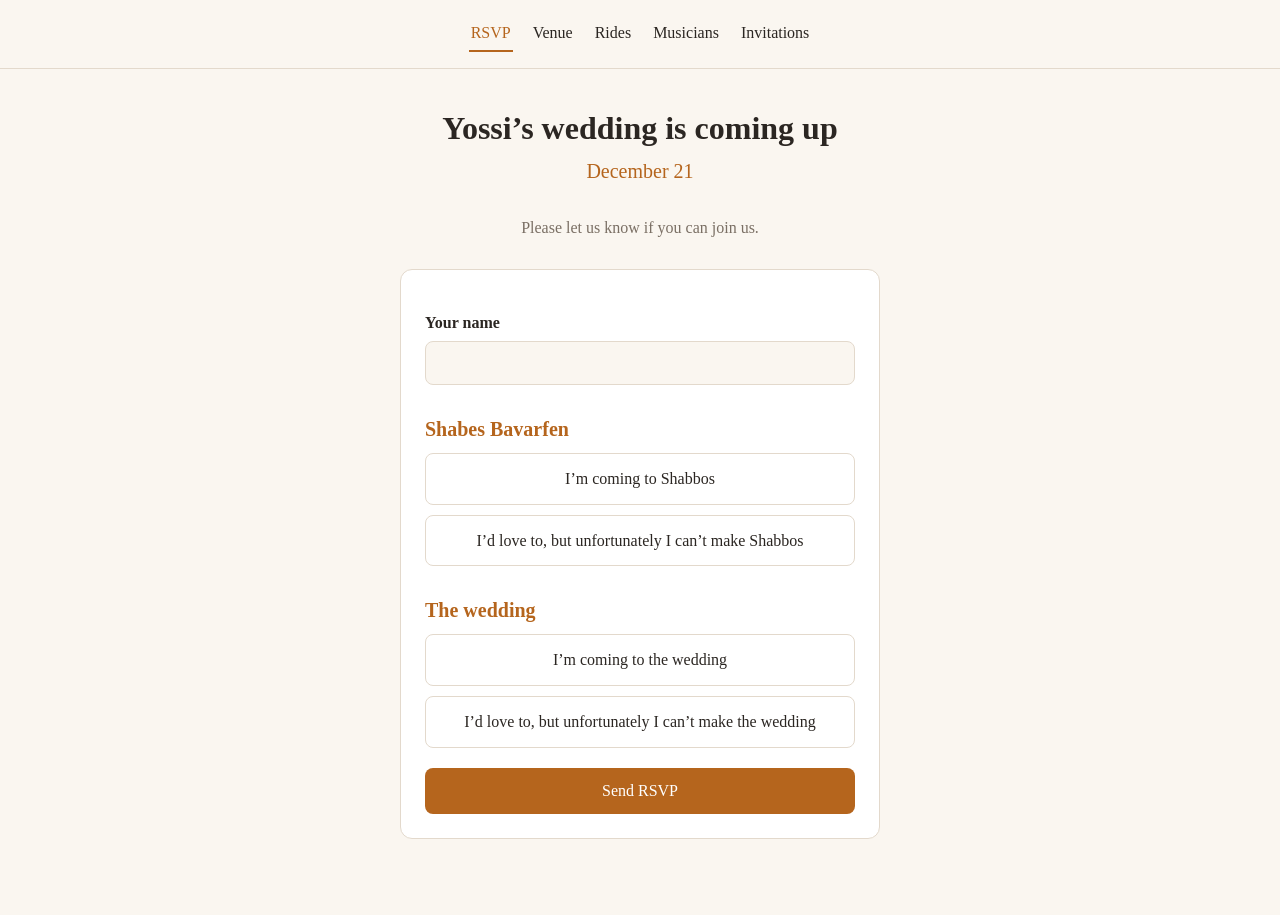
<file: index.html>
<!DOCTYPE html>
<html lang="en">
<head>
<meta charset="utf-8">
<meta name="viewport" content="width=device-width, initial-scale=1">
<title>Yossi’s wedding</title>
<link rel="stylesheet" href="style.css">
</head>
<body>
<nav><a href="index.html" class="on">RSVP</a><a href="venue.html" class="">Venue</a><a href="rides.html" class="">Rides</a><a href="musicians.html" class="">Musicians</a><a href="invitations.html" class="">Invitations</a></nav>
<main>
  <h1>Yossi’s wedding is coming up</h1>
  <p class="date">December 21</p>
  <p class="lead">Please let us know if you can join us.</p>

  <form class="card" action="https://formsubmit.co/yosef5731849@gmail.com" method="POST">
    <input type="hidden" name="_subject" value="New wedding RSVP">
    <input type="hidden" name="_captcha" value="false">
    <input type="hidden" name="_next" value="https://yossiwedding.github.io/Yossiwedding/thanks.html">

    <label class="f" for="name">Your name</label>
    <input type="text" id="name" name="name" required autocomplete="name">

    <h2>Shabes Bavarfen</h2>
    <div class="choices" style="margin-top:8px">
      <label><input type="radio" name="shabbos" value="Coming to Shabbos" required><span>I’m coming to Shabbos</span></label>
      <label><input type="radio" name="shabbos" value="Can't make Shabbos"><span>I’d love to, but unfortunately I can’t make Shabbos</span></label>
    </div>

    <h2>The wedding</h2>
    <div class="choices" style="margin-top:8px">
      <label><input type="radio" name="wedding" value="Coming to the wedding" required><span>I’m coming to the wedding</span></label>
      <label><input type="radio" name="wedding" value="Can't make the wedding"><span>I’d love to, but unfortunately I can’t make the wedding</span></label>
    </div>

    <button type="submit">Send RSVP</button>
  </form>
</main>
</body>
</html>
</file>
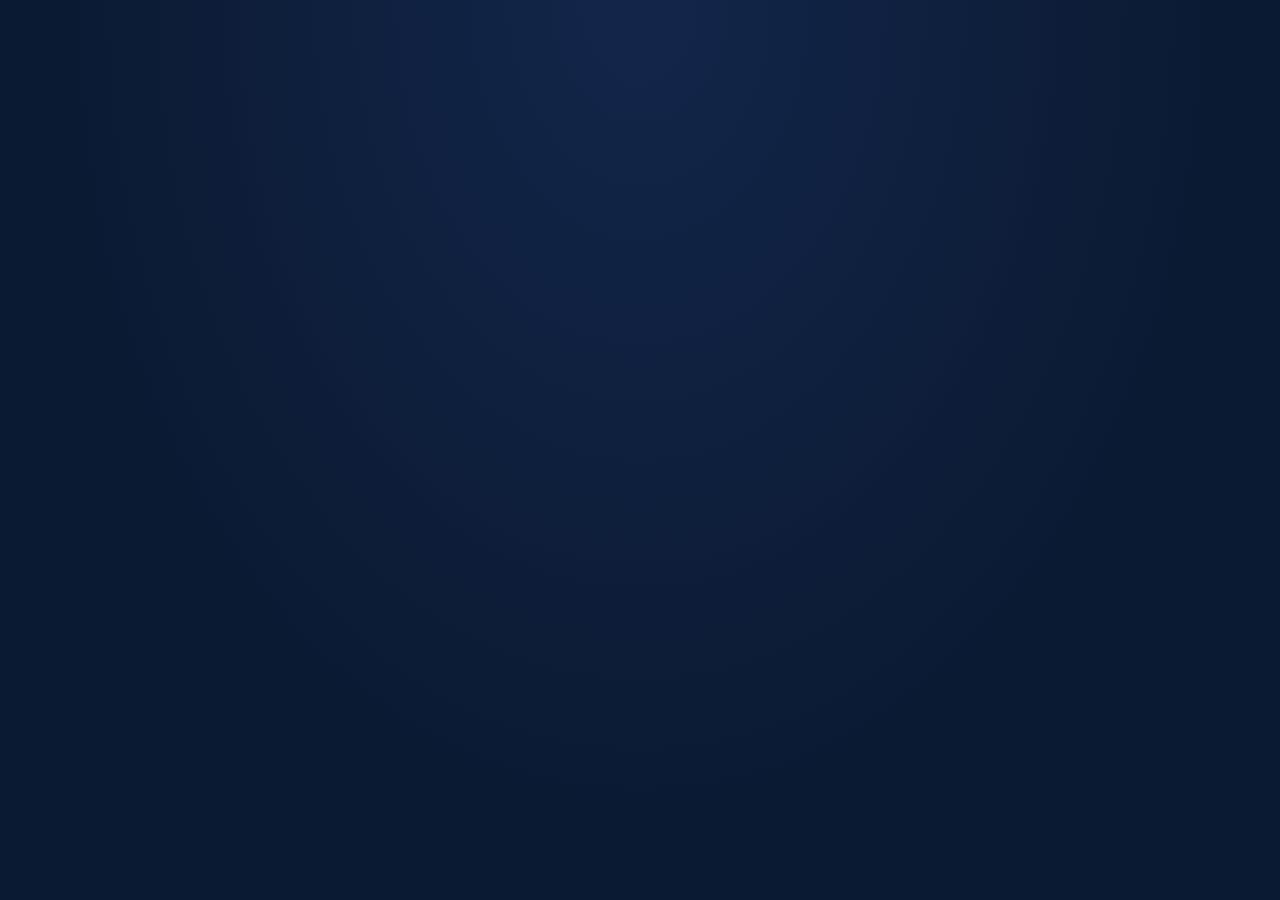
<file: Index.html>
<!DOCTYPE html>
<html lang="en">
<head>
  <meta charset="UTF-8">
  <meta name="viewport" content="width=device-width, initial-scale=1">
  <title>Yossi and Simi's Wedding</title>
  <link rel="preconnect" href="https://fonts.googleapis.com">
  <link rel="preconnect" href="https://fonts.gstatic.com" crossorigin>
  <link href="https://fonts.googleapis.com/css2?family=Cormorant+Garamond:ital,wght@0,400;0,500;1,400&family=Jost:wght@300;400;500&display=swap" rel="stylesheet">
  <style>
    :root {
      --navy: #0b1a33;
      --navy-light: #13264a;
      --gold: #c9a45c;
      --gold-light: #e3c88f;
      --cream: #f4ecd8;
    }
    * { box-sizing: border-box; }
    html, body { margin: 0; min-height: 100%; }
    body {
      font-family: 'Jost', sans-serif;
      font-weight: 300;
      color: var(--cream);
      background: radial-gradient(ellipse at top, var(--navy-light) 0%, var(--navy) 65%);
      background-attachment: fixed;
      text-align: center;
      overflow-x: hidden;
    }
    main { max-width: 480px; margin: 0 auto; padding: 48px 22px 70px; }

    /* ---------- Monogram ---------- */
    .logo { width: 210px; height: 210px; margin: 0 auto 10px; display: block; }
    .ring {
      fill: none; stroke: var(--gold); stroke-width: 1.5;
      stroke-dasharray: 590; stroke-dashoffset: 590;
      transform: rotate(-90deg); transform-origin: 100px 100px;
      animation: draw 1.6s ease-in-out 2.1s forwards;
    }
    .piece {
      fill: var(--gold);
      opacity: 0;
      animation: assemble 1.3s cubic-bezier(.2,.8,.2,1) forwards;
    }
    .p1 { --x: -90px; --y: -70px; --r: -40deg; animation-delay: .2s; }
    .p2 { --x: 90px;  --y: -80px; --r: 50deg;  animation-delay: .4s; }
    .p3 { --x: 0px;   --y: 110px; --r: 25deg;  animation-delay: .6s; }
    .p4 { --x: -100px; --y: 60px; --r: -55deg; animation-delay: .8s; }
    .p5 { --x: 100px; --y: 70px;  --r: 40deg;  animation-delay: 1.0s; }
    .p6 { --x: 20px;  --y: -110px; --r: -30deg; animation-delay: 1.2s; }
    @keyframes assemble {
      0%   { opacity: 0; transform: translate(var(--x), var(--y)) rotate(var(--r)) scale(.4); }
      60%  { opacity: 1; }
      100% { opacity: 1; transform: translate(0,0) rotate(0) scale(1); }
    }
    @keyframes draw { to { stroke-dashoffset: 0; } }

    /* ---------- Text reveals ---------- */
    .reveal { opacity: 0; transform: translateY(14px); animation: rise 1s ease forwards; }
    @keyframes rise { to { opacity: 1; transform: translateY(0); } }
    .d1 { animation-delay: 3.0s; }
    .d2 { animation-delay: 3.4s; }
    .d3 { animation-delay: 3.8s; }
    .d4 { animation-delay: 4.2s; }

    h1 {
      font-family: 'Cormorant Garamond', serif;
      font-weight: 500;
      font-size: 2.5rem;
      line-height: 1.1;
      margin: 8px 0 6px;
      color: var(--gold-light);
    }
    .sub { font-family: 'Cormorant Garamond', serif; font-style: italic; font-size: 1.3rem; color: var(--cream); margin: 0; }
    .date { margin-top: 18px; font-size: 1.05rem; letter-spacing: .18em; color: var(--gold); }
    #countdown { margin-top: 10px; font-size: .95rem; color: var(--cream); opacity: .85; }

    .divider { width: 70px; height: 1px; background: var(--gold); margin: 34px auto; border: 0; }

    /* ---------- RSVP ---------- */
    .rsvp {
      border: 1px solid rgba(201,164,92,.55);
      border-radius: 4px;
      padding: 30px 22px;
      background: rgba(255,255,255,.03);
    }
    .rsvp h2 { font-family: 'Cormorant Garamond', serif; font-weight: 400; font-size: 1.8rem; margin: 0 0 18px; color: var(--gold-light); }
    input {
      width: 100%; padding: 14px; font-family: inherit; font-size: 1rem; font-weight: 300;
      color: var(--cream); background: transparent;
      border: 0; border-bottom: 1px solid var(--gold); border-radius: 0;
      margin-bottom: 24px; text-align: center; outline: none;
    }
    input::placeholder { color: rgba(244,236,216,.55); }
    input:focus { border-bottom-color: var(--gold-light); box-shadow: 0 1px 0 var(--gold-light); }
    button {
      display: block; width: 100%; padding: 14px 16px; margin: 10px 0 0;
      font-family: inherit; font-size: 1rem; font-weight: 400; cursor: pointer;
      border-radius: 2px; transition: background .25s, color .25s;
    }
    button:focus-visible { outline: 2px solid var(--gold-light); outline-offset: 3px; }
    .yes { background: var(--gold); color: var(--navy); border: 1px solid var(--gold); }
    .yes:hover { background: var(--gold-light); }
    .no { background: transparent; color: var(--cream); border: 1px solid rgba(201,164,92,.6); }
    .no:hover { background: rgba(201,164,92,.12); }
    #thanks { display: none; margin-top: 22px; font-family: 'Cormorant Garamond', ser
</file>
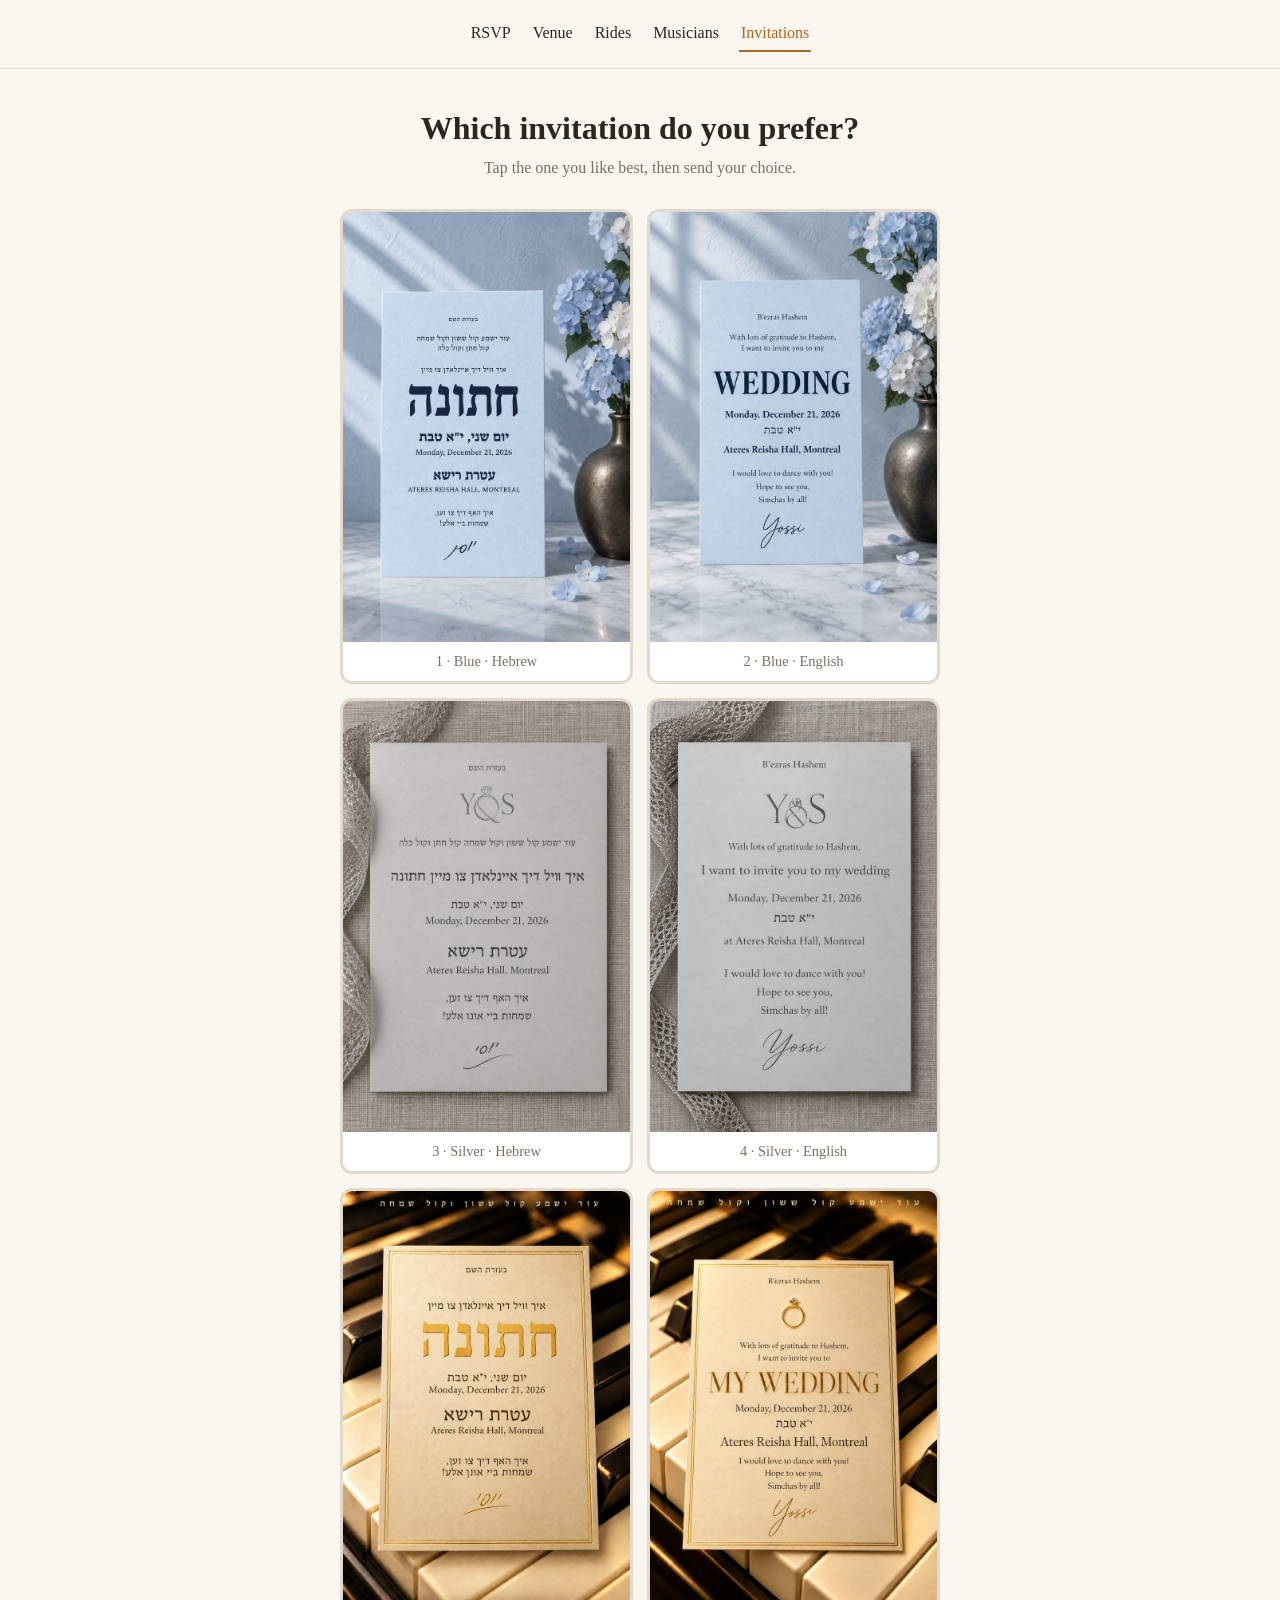
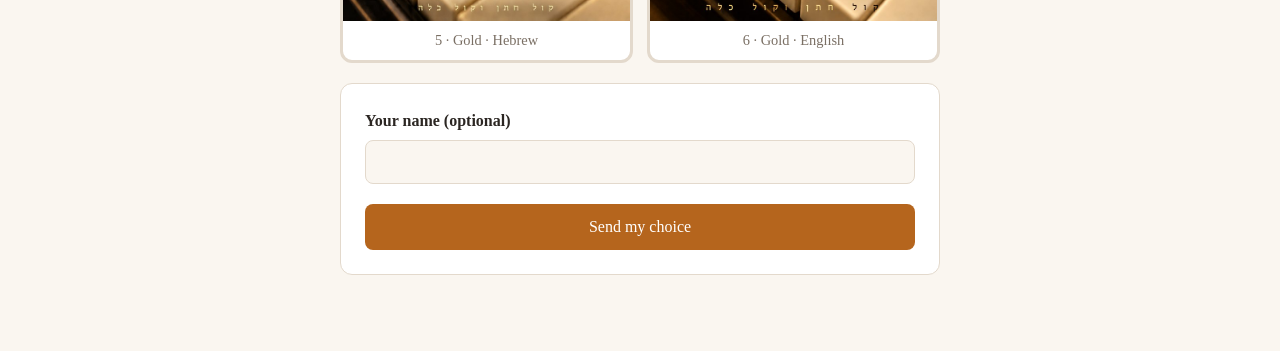
<file: invitations.html>
<!DOCTYPE html>
<html lang="en">
<head>
<meta charset="utf-8">
<meta name="viewport" content="width=device-width, initial-scale=1">
<title>Invitations – Yossi’s wedding</title>
<link rel="stylesheet" href="style.css">
<style>
  main { max-width:640px; }
  .pick { display:grid; grid-template-columns:1fr 1fr; gap:14px; margin:0 0 20px; }
  .pick label { display:block; cursor:pointer; }
  .pick input { position:absolute; opacity:0; }
  .pick .opt { display:block; border:3px solid var(--line); border-radius:12px; overflow:hidden; background:var(--card); }
  .pick img { display:block; width:100%; height:auto; }
  .pick .cap { display:block; padding:8px 6px; font-size:.9rem; color:var(--muted); text-align:center; }
  .pick input:checked + .opt { border-color:var(--accent); }
  .pick input:checked + .opt .cap { color:var(--accent); font-weight:bold; }
  .pick input:focus-visible + .opt { outline:2px solid var(--accent); outline-offset:2px; }
</style>
</head>
<body>
<nav><a href="index.html" class="">RSVP</a><a href="venue.html" class="">Venue</a><a href="rides.html" class="">Rides</a><a href="musicians.html" class="">Musicians</a><a href="invitations.html" class="on">Invitations</a></nav>
<main>
  <h1>Which invitation do you prefer?</h1>
  <p class="lead">Tap the one you like best, then send your choice.</p>

  <form action="https://formsubmit.co/yosef5731849@gmail.com" method="POST">
    <input type="hidden" name="_subject" value="Invitation choice">
    <input type="hidden" name="_captcha" value="false">
    <input type="hidden" name="_next" value="https://yossiwedding.github.io/Yossiwedding/thanks.html">

    <div class="pick">
      <label><input type="radio" name="choice" value="1 - Blue, Hebrew" required><span class="opt"><img src="inv1.jpg" alt="Blue invitation, Hebrew"><span class="cap">1 · Blue · Hebrew</span></span></label>
      <label><input type="radio" name="choice" value="2 - Blue, English"><span class="opt"><img src="inv2.jpg" alt="Blue invitation, English"><span class="cap">2 · Blue · English</span></span></label>
      <label><input type="radio" name="choice" value="3 - Silver, Hebrew"><span class="opt"><img src="inv3.jpg" alt="Silver invitation, Hebrew"><span class="cap">3 · Silver · Hebrew</span></span></label>
      <label><input type="radio" name="choice" value="4 - Silver, English"><span class="opt"><img src="inv4.jpg" alt="Silver invitation, English"><span class="cap">4 · Silver · English</span></span></label>
      <label><input type="radio" name="choice" value="5 - Gold, Hebrew"><span class="opt"><img src="inv5.jpg" alt="Gold piano invitation, Hebrew"><span class="cap">5 · Gold · Hebrew</span></span></label>
      <label><input type="radio" name="choice" value="6 - Gold, English"><span class="opt"><img src="inv6.jpg" alt="Gold piano invitation, English"><span class="cap">6 · Gold · English</span></span></label>
    </div>

    <div class="card">
      <label class="f" for="name">Your name (optional)</label>
      <input type="text" id="name" name="name" autocomplete="name">
      <button type="submit" style="margin-top:20px">Send my choice</button>
    </div>
  </form>
</main>
</body>
</html>
</file>
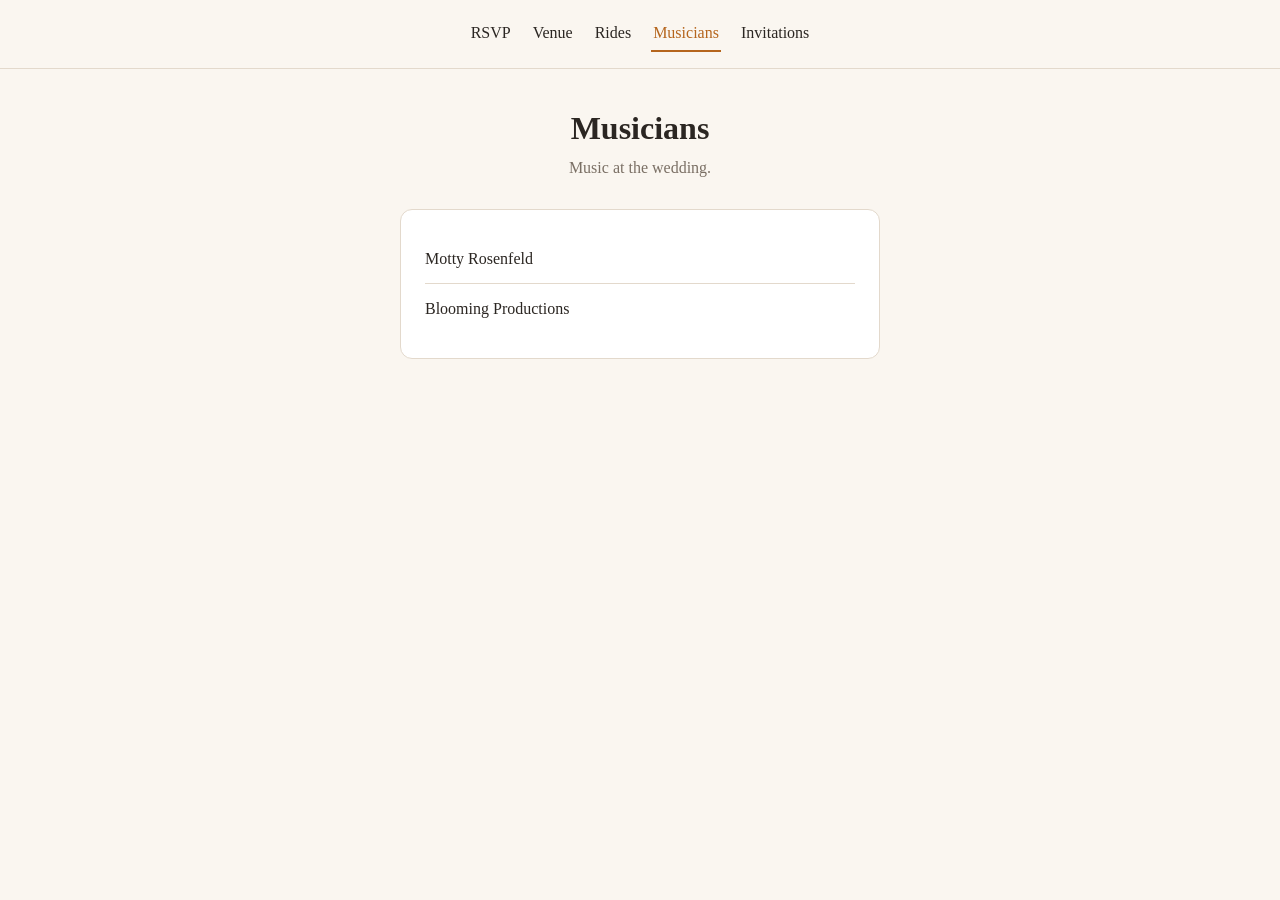
<file: musicians.html>
<!DOCTYPE html>
<html lang="en">
<head>
<meta charset="utf-8">
<meta name="viewport" content="width=device-width, initial-scale=1">
<title>Musicians – Yossi’s wedding</title>
<link rel="stylesheet" href="style.css">
</head>
<body>
<nav><a href="index.html" class="">RSVP</a><a href="venue.html" class="">Venue</a><a href="rides.html" class="">Rides</a><a href="musicians.html" class="on">Musicians</a><a href="invitations.html" class="">Invitations</a></nav>
<main>
  <h1>Musicians</h1>
  <p class="lead">Music at the wedding.</p>

  <div class="card">
    <ul class="facts">
      <li>Motty Rosenfeld</li>
      <li>Blooming Productions</li>
    </ul>
  </div>
</main>
</body>
</html>
</file>
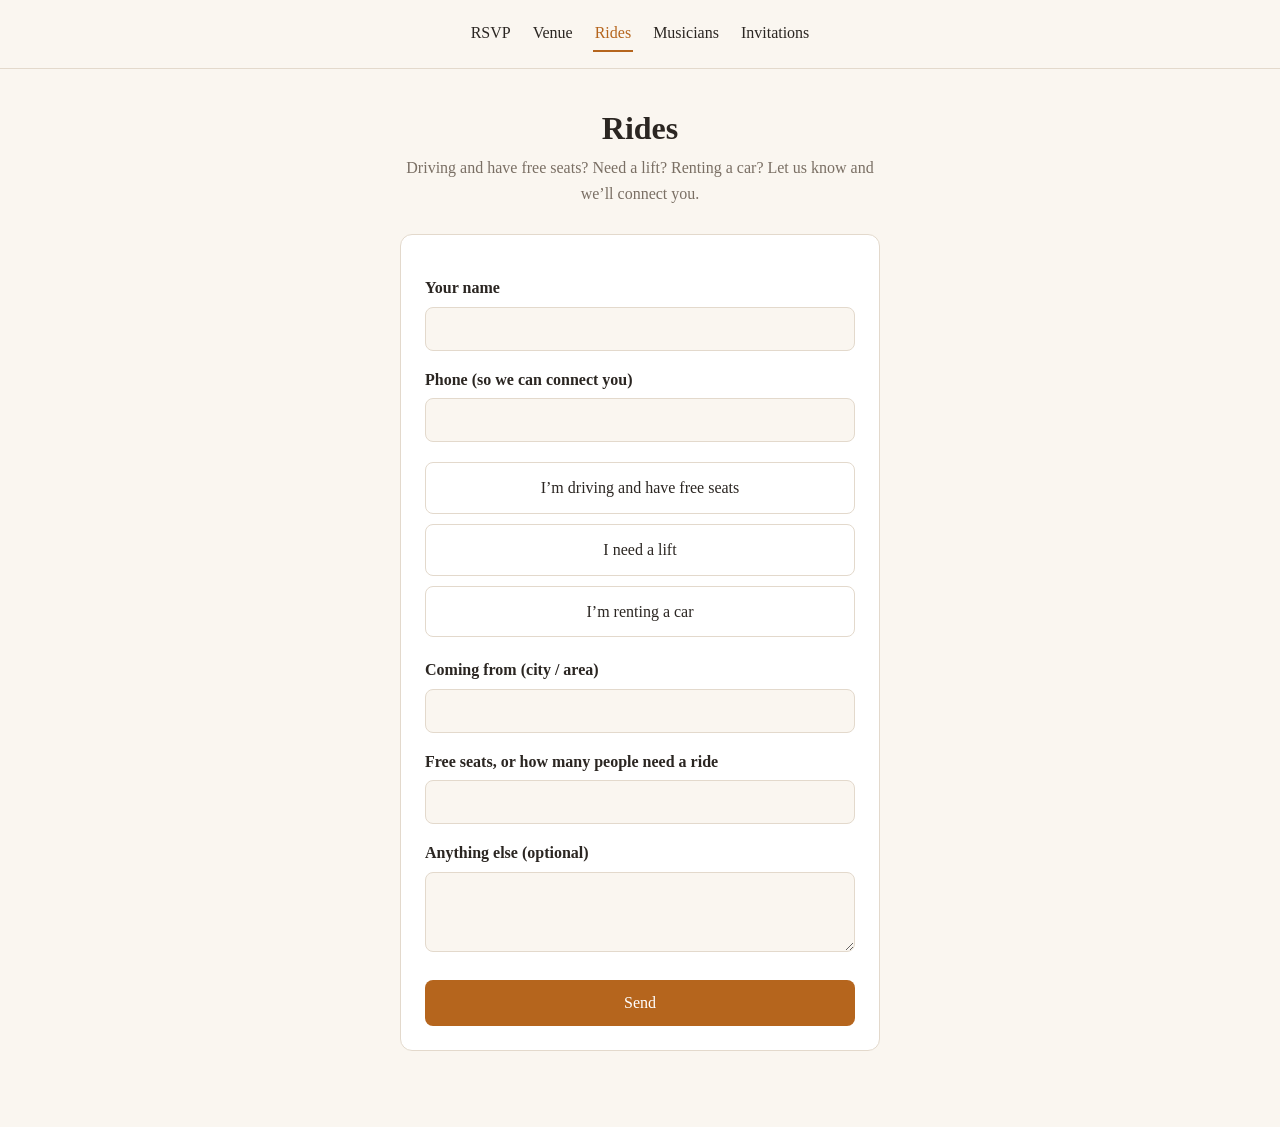
<file: rides.html>
<!DOCTYPE html>
<html lang="en">
<head>
<meta charset="utf-8">
<meta name="viewport" content="width=device-width, initial-scale=1">
<title>Rides – Yossi’s wedding</title>
<link rel="stylesheet" href="style.css">
</head>
<body>
<nav><a href="index.html" class="">RSVP</a><a href="venue.html" class="">Venue</a><a href="rides.html" class="on">Rides</a><a href="musicians.html" class="">Musicians</a><a href="invitations.html" class="">Invitations</a></nav>
<main>
  <h1>Rides</h1>
  <p class="lead">Driving and have free seats? Need a lift? Renting a car? Let us know and we’ll connect you.</p>

  <form class="card" action="https://formsubmit.co/yosef5731849@gmail.com" method="POST">
    <input type="hidden" name="_subject" value="Wedding rides">
    <input type="hidden" name="_captcha" value="false">
    <input type="hidden" name="_next" value="https://yossiwedding.github.io/Yossiwedding/thanks.html">

    <label class="f" for="name">Your name</label>
    <input type="text" id="name" name="name" required autocomplete="name">

    <label class="f" for="phone">Phone (so we can connect you)</label>
    <input type="tel" id="phone" name="phone" required autocomplete="tel">

    <div class="choices">
      <label><input type="radio" name="ride" value="Driver with free seats" required><span>I’m driving and have free seats</span></label>
      <label><input type="radio" name="ride" value="Needs a lift"><span>I need a lift</span></label>
      <label><input type="radio" name="ride" value="Rental car"><span>I’m renting a car</span></label>
    </div>

    <label class="f" for="from">Coming from (city / area)</label>
    <input type="text" id="from" name="from" required>

    <label class="f" for="count">Free seats, or how many people need a ride</label>
    <input type="number" id="count" name="count" min="1" max="10" inputmode="numeric">

    <label class="f" for="notes">Anything else (optional)</label>
    <textarea id="notes" name="notes" rows="3"></textarea>

    <button type="submit" style="margin-top:20px">Send</button>
  </form>
</main>
</body>
</html>
</file>
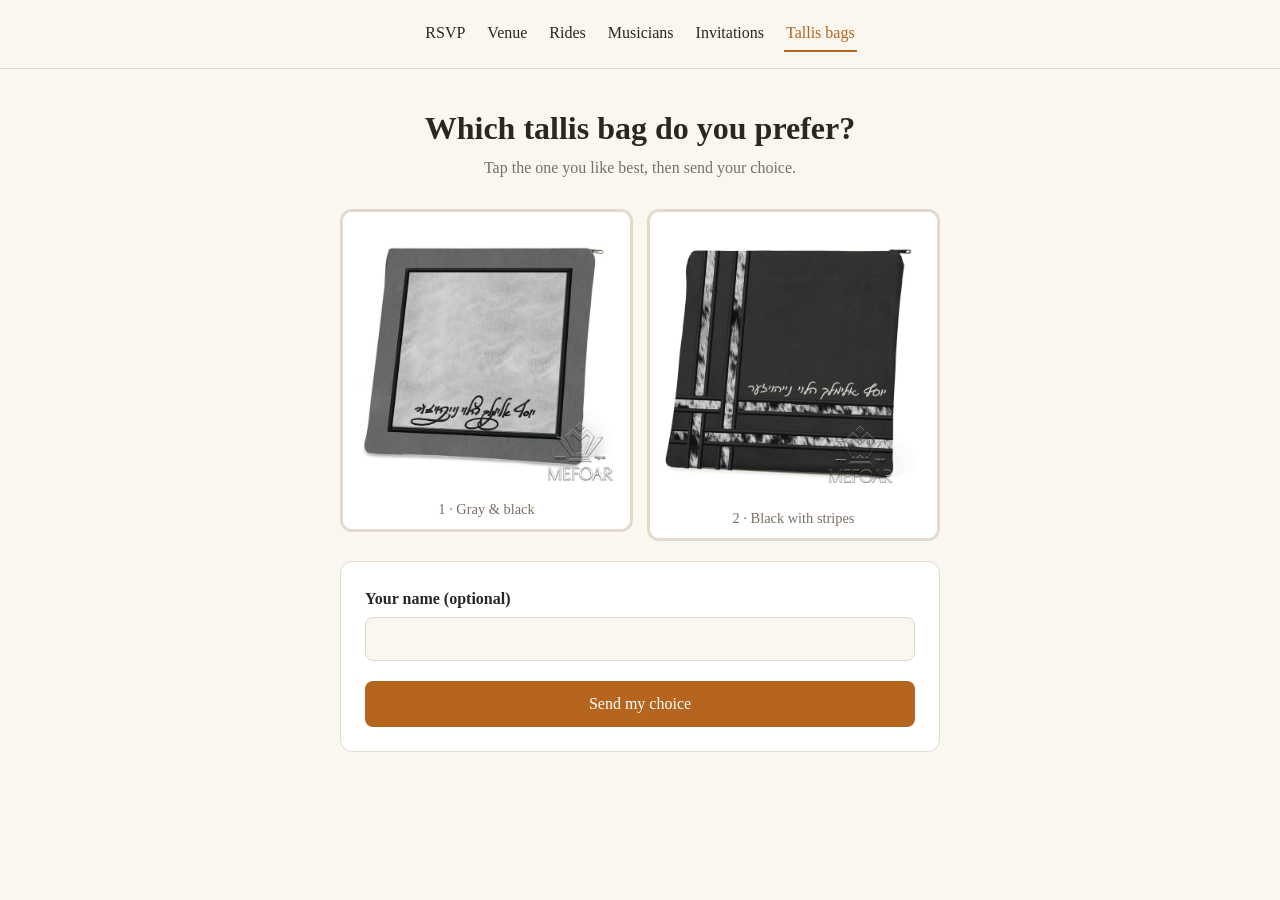
<file: tallis.html>
<!DOCTYPE html>
<html lang="en">
<head>
<meta charset="utf-8">
<meta name="viewport" content="width=device-width, initial-scale=1">
<title>Tallis bags – Yossi’s wedding</title>
<link rel="stylesheet" href="style.css">
<style>
  main { max-width:640px; }
  .pick { display:grid; grid-template-columns:1fr 1fr; gap:14px; margin:0 0 20px; }
  .pick label { display:block; cursor:pointer; }
  .pick input { position:absolute; opacity:0; }
  .pick .opt { display:block; border:3px solid var(--line); border-radius:12px; overflow:hidden; background:#fff; }
  .pick img { display:block; width:100%; height:auto; }
  .pick .cap { display:block; padding:8px 6px; font-size:.9rem; color:var(--muted); text-align:center; background:var(--card); }
  .pick input:checked + .opt { border-color:var(--accent); }
  .pick input:checked + .opt .cap { color:var(--accent); font-weight:bold; }
  .pick input:focus-visible + .opt { outline:2px solid var(--accent); outline-offset:2px; }
</style>
</head>
<body>
<nav><a href="index.html" class="">RSVP</a><a href="venue.html" class="">Venue</a><a href="rides.html" class="">Rides</a><a href="musicians.html" class="">Musicians</a><a href="invitations.html" class="">Invitations</a><a href="tallis.html" class="on">Tallis bags</a></nav>
<main>
  <h1>Which tallis bag do you prefer?</h1>
  <p class="lead">Tap the one you like best, then send your choice.</p>

  <form action="https://formsubmit.co/yosef5731849@gmail.com" method="POST">
    <input type="hidden" name="_subject" value="Tallis bag choice">
    <input type="hidden" name="_captcha" value="false">
    <input type="hidden" name="_next" value="https://yossiwedding.github.io/Yossiwedding/thanks.html">

    <div class="pick">
      <label><input type="radio" name="choice" value="1 - Gray and black" required><span class="opt"><img src="tallis1.jpg" alt="Gray tallis bag with black border"><span class="cap">1 · Gray &amp; black</span></span></label>
      <label><input type="radio" name="choice" value="2 - Black with stripes"><span class="opt"><img src="tallis2.jpg" alt="Black tallis bag with striped pattern"><span class="cap">2 · Black with stripes</span></span></label>
    </div>

    <div class="card">
      <label class="f" for="name">Your name (optional)</label>
      <input type="text" id="name" name="name" autocomplete="name">
      <button type="submit" style="margin-top:20px">Send my choice</button>
    </div>
  </form>
</main>
</body>
</html>
</file>
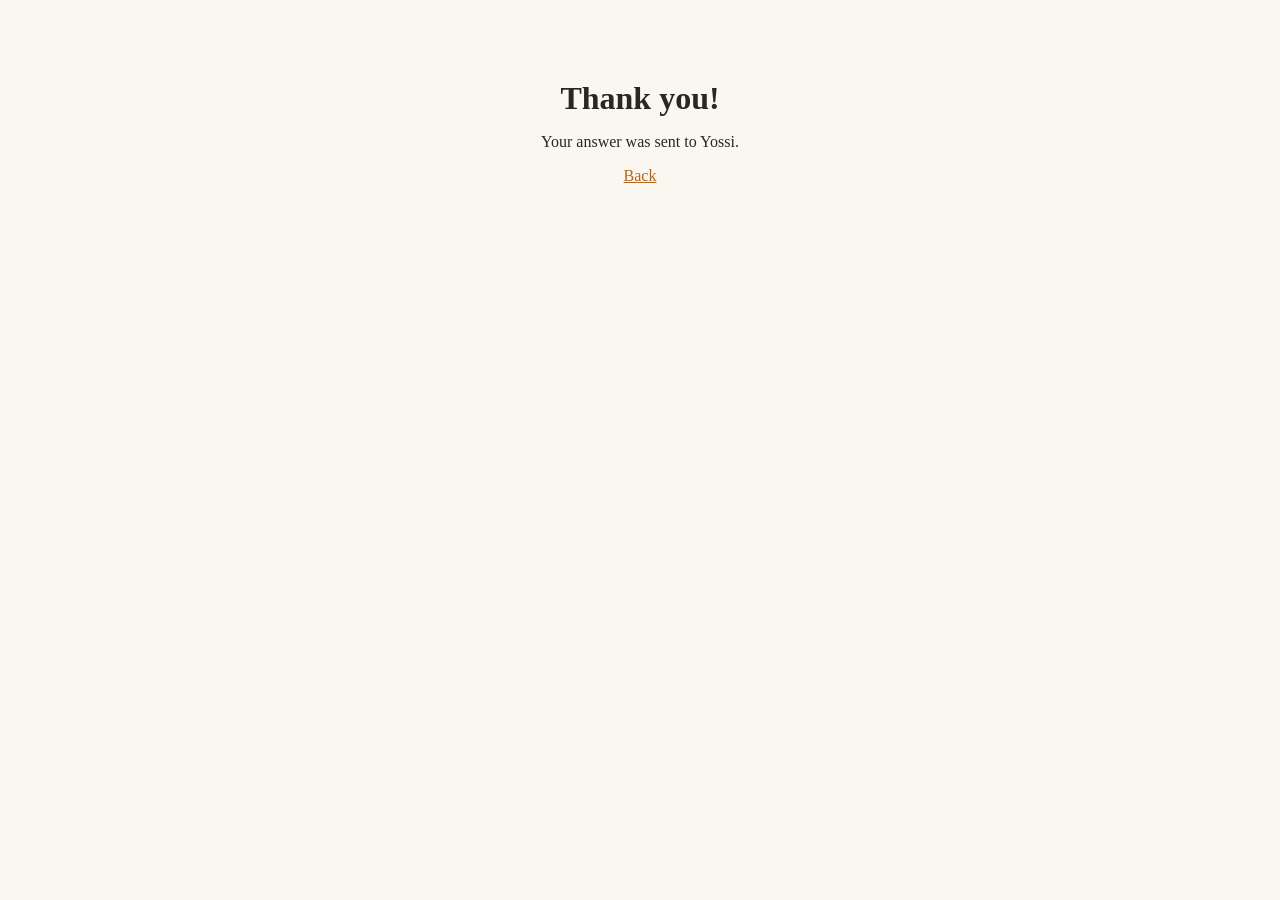
<file: thanks.html>
<!DOCTYPE html>
<html lang="en">
<head>
<meta charset="utf-8">
<meta name="viewport" content="width=device-width, initial-scale=1">
<title>Thank you</title>
<style>
  :root { --bg:#faf6f0; --fg:#2b2622; --accent:#b5651d; color-scheme: light dark; }
  @media (prefers-color-scheme: dark) { :root { --bg:#1d1a17; --fg:#f2ece4; --accent:#e0a064; } }
  body { margin:0; background:var(--bg); color:var(--fg); font-family: Georgia, serif; text-align:center; padding:80px 20px; }
  h1 { margin:0 0 12px; }
  a { color:var(--accent); }
</style>
</head>
<body>
  <h1>Thank you!</h1>
  <p>Your answer was sent to Yossi.</p>
  <p><a href="index.html">Back</a></p>
</body>
</html>
</file>
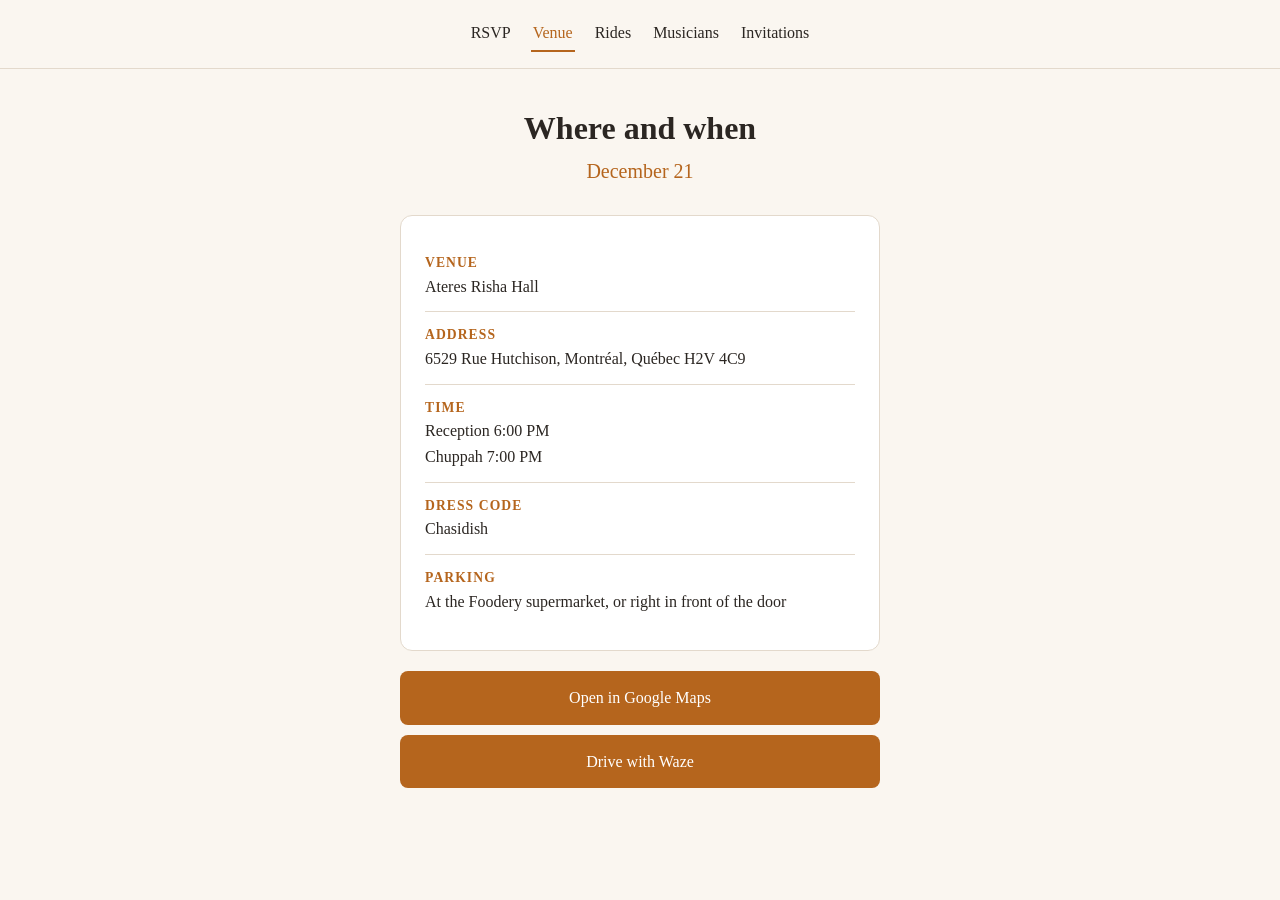
<file: venue.html>
<!DOCTYPE html>
<html lang="en">
<head>
<meta charset="utf-8">
<meta name="viewport" content="width=device-width, initial-scale=1">
<title>Venue – Yossi’s wedding</title>
<link rel="stylesheet" href="style.css">
</head>
<body>
<nav><a href="index.html" class="">RSVP</a><a href="venue.html" class="on">Venue</a><a href="rides.html" class="">Rides</a><a href="musicians.html" class="">Musicians</a><a href="invitations.html" class="">Invitations</a></nav>
<main>
  <h1>Where and when</h1>
  <p class="date">December 21</p>

  <div class="card">
    <ul class="facts">
      <li><b>Venue</b>Ateres Risha Hall</li>
      <li><b>Address</b>6529 Rue Hutchison, Montréal, Québec H2V 4C9</li>
      <li><b>Time</b>Reception 6:00 PM<br>Chuppah 7:00 PM</li>
      <li><b>Dress code</b>Chasidish</li>
      <li><b>Parking</b>At the Foodery supermarket, or right in front of the door</li>
    </ul>
  </div>

  <a class="btn" id="map" href="https://maps.app.goo.gl/uh1M2jbKXsmtPnmz5?g_st=aw">Open in Google Maps</a>
  <a class="btn" style="margin-top:10px" href="https://waze.com/ul/hf25duzgeq">Drive with Waze</a>
</main>
</body>
</html>
</file>
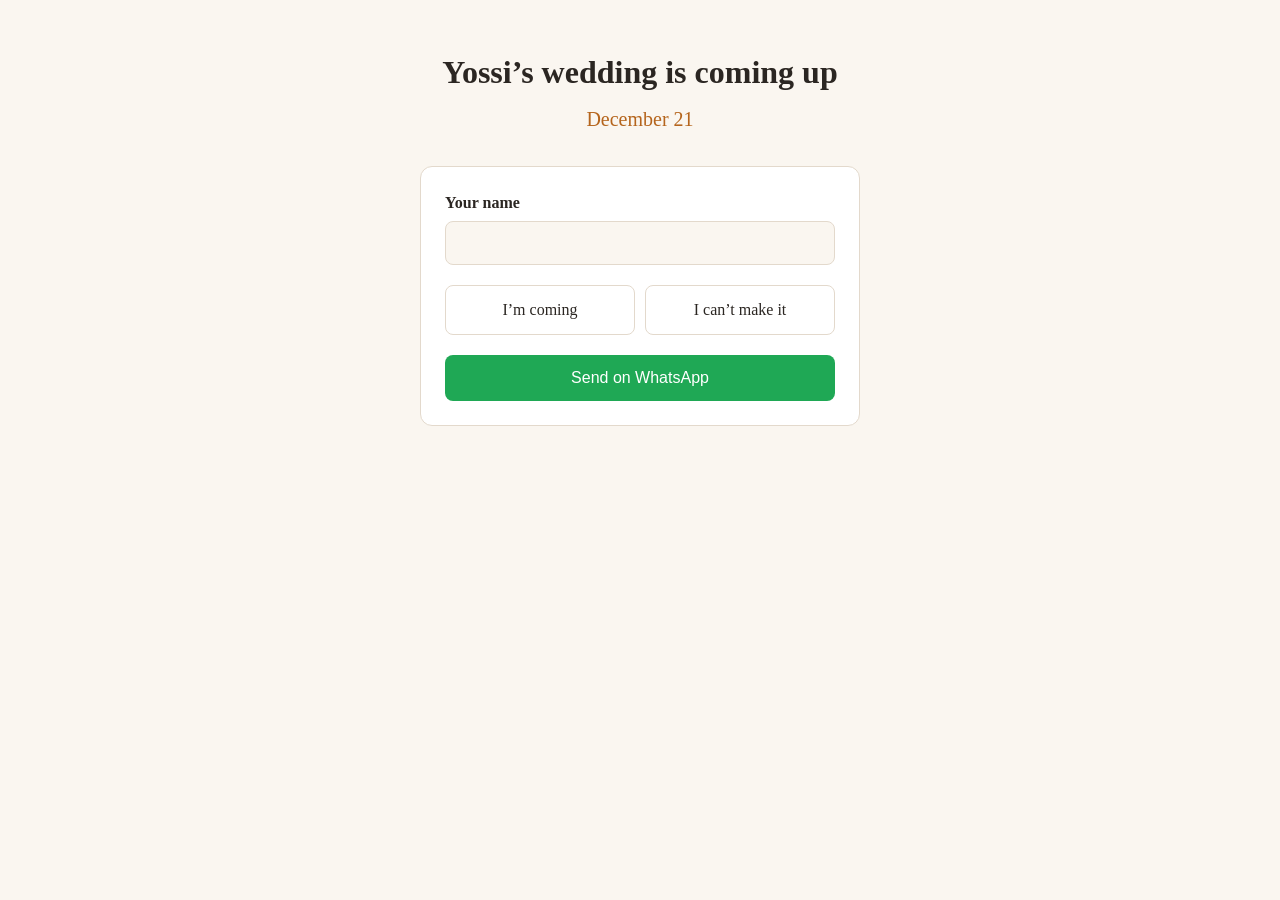
<file: whatsapp.html>
<!DOCTYPE html>
<html lang="en">
<head>
<meta charset="utf-8">
<meta name="viewport" content="width=device-width, initial-scale=1">
<meta name="robots" content="noindex">
<title>Yossi’s wedding</title>
<style>
  :root { --bg:#faf6f0; --fg:#2b2622; --accent:#b5651d; --card:#fff; --line:#e3d9cc; color-scheme: light dark; }
  @media (prefers-color-scheme: dark) {
    :root { --bg:#1d1a17; --fg:#f2ece4; --accent:#e0a064; --card:#27231f; --line:#3a342d; }
  }
  * { box-sizing: border-box; }
  body { margin:0; background:var(--bg); color:var(--fg); font-family: Georgia, 'Times New Roman', serif; line-height:1.5; }
  main { max-width:480px; margin:0 auto; padding:48px 20px; text-align:center; }
  h1 { font-size:2rem; margin:0 0 8px; }
  .date { font-size:1.25rem; color:var(--accent); margin:0 0 32px; }
  form { background:var(--card); border:1px solid var(--line); border-radius:12px; padding:24px; text-align:left; }
  label { display:block; font-weight:bold; margin-bottom:6px; }
  input[type=text] { width:100%; padding:12px; font-size:1rem; border:1px solid var(--line); border-radius:8px; background:var(--bg); color:var(--fg); }
  .choices { display:flex; gap:10px; margin:20px 0; }
  .choices label { flex:1; margin:0; font-weight:normal; }
  .choices input { position:absolute; opacity:0; }
  .choices span { display:block; text-align:center; padding:12px 8px; border:1px solid var(--line); border-radius:8px; cursor:pointer; }
  .choices input:checked + span { background:var(--accent); color:#fff; border-color:var(--accent); }
  button { width:100%; padding:14px; font-size:1rem; border:0; border-radius:8px; background:#1fa855; color:#fff; cursor:pointer; }
</style>
</head>
<body>
<main>
  <h1>Yossi’s wedding is coming up</h1>
  <p class="date">December 21</p>

  <form>
    <label for="name">Your name</label>
    <input type="text" id="name" name="name" required autocomplete="name">

    <div class="choices">
      <label><input type="radio" name="answer" value="I'm coming" required><span>I’m coming</span></label>
      <label><input type="radio" name="answer" value="I can't make it"><span>I can’t make it</span></label>
    </div>

    <button type="button" id="wa">Send on WhatsApp</button>
  </form>
</main>
<script>
  var WA_NUMBER = "18455984158";
  document.getElementById("wa").addEventListener("click", function () {
    var form = document.querySelector("form");
    if (!form.reportValidity()) return;
    var name = form.elements["name"].value;
    var answer = form.elements["answer"].value;
    var text = "Wedding RSVP: " + name + " – " + answer;
    window.location.href = "https://wa.me/" + WA_NUMBER + "?text=" + encodeURIComponent(text);
  });
</script>
</body>
</html>
</file>
<file: style.css>
:root { --bg:#faf6f0; --fg:#2b2622; --muted:#7a6f64; --accent:#b5651d; --card:#fff; --line:#e3d9cc; color-scheme: light dark; }
@media (prefers-color-scheme: dark) {
  :root { --bg:#1d1a17; --fg:#f2ece4; --muted:#a89c8e; --accent:#e0a064; --card:#27231f; --line:#3a342d; }
}
* { box-sizing: border-box; }
body { margin:0; background:var(--bg); color:var(--fg); font-family: Georgia, 'Times New Roman', serif; line-height:1.6; }
nav { display:flex; flex-wrap:wrap; justify-content:center; gap:6px 18px; padding:16px 12px; border-bottom:1px solid var(--line); }
nav a { color:var(--fg); text-decoration:none; padding:4px 2px; border-bottom:2px solid transparent; }
nav a.on { border-bottom-color:var(--accent); color:var(--accent); }
main { max-width:520px; margin:0 auto; padding:40px 20px 56px; text-align:center; }
h1 { font-size:2rem; margin:0 0 8px; line-height:1.2; }
h2 { font-size:1.25rem; margin:28px 0 8px; color:var(--accent); }
.date { font-size:1.25rem; color:var(--accent); margin:0 0 28px; }
.lead { color:var(--muted); margin:0 0 28px; }
.card { background:var(--card); border:1px solid var(--line); border-radius:12px; padding:24px; text-align:left; margin-bottom:20px; }
label.f { display:block; font-weight:bold; margin:16px 0 6px; }
label.f:first-child { margin-top:0; }
input[type=text], input[type=tel], input[type=number], textarea, select { width:100%; padding:12px; font-size:1rem; font-family:inherit; border:1px solid var(--line); border-radius:8px; background:var(--bg); color:var(--fg); }
.choices { display:flex; flex-direction:column; gap:10px; margin:20px 0; }
.choices label { margin:0; font-weight:normal; }
.choices input { position:absolute; opacity:0; }
.choices span { display:block; text-align:center; padding:12px 14px; border:1px solid var(--line); border-radius:8px; cursor:pointer; }
.choices input:checked + span { background:var(--accent); color:#fff; border-color:var(--accent); }
.choices input:focus-visible + span { outline:2px solid var(--accent); outline-offset:2px; }
button, .btn { display:block; width:100%; padding:14px; font-size:1rem; font-family:inherit; border:0; border-radius:8px; background:var(--accent); color:#fff; cursor:pointer; text-align:center; text-decoration:none; }
.facts { list-style:none; padding:0; margin:0; }
.facts li { padding:12px 0; border-bottom:1px solid var(--line); }
.facts li:last-child { border-bottom:0; }
.facts b { display:block; color:var(--accent); font-size:.85rem; text-transform:uppercase; letter-spacing:.08em; }
.story { text-align:left; }
.gallery { display:grid; grid-template-columns:1fr 1fr; gap:10px; margin-top:20px; }
.gallery img { width:100%; aspect-ratio:1; object-fit:cover; border-radius:10px; }
.note { color:var(--muted); font-size:.9rem; }
</file>
